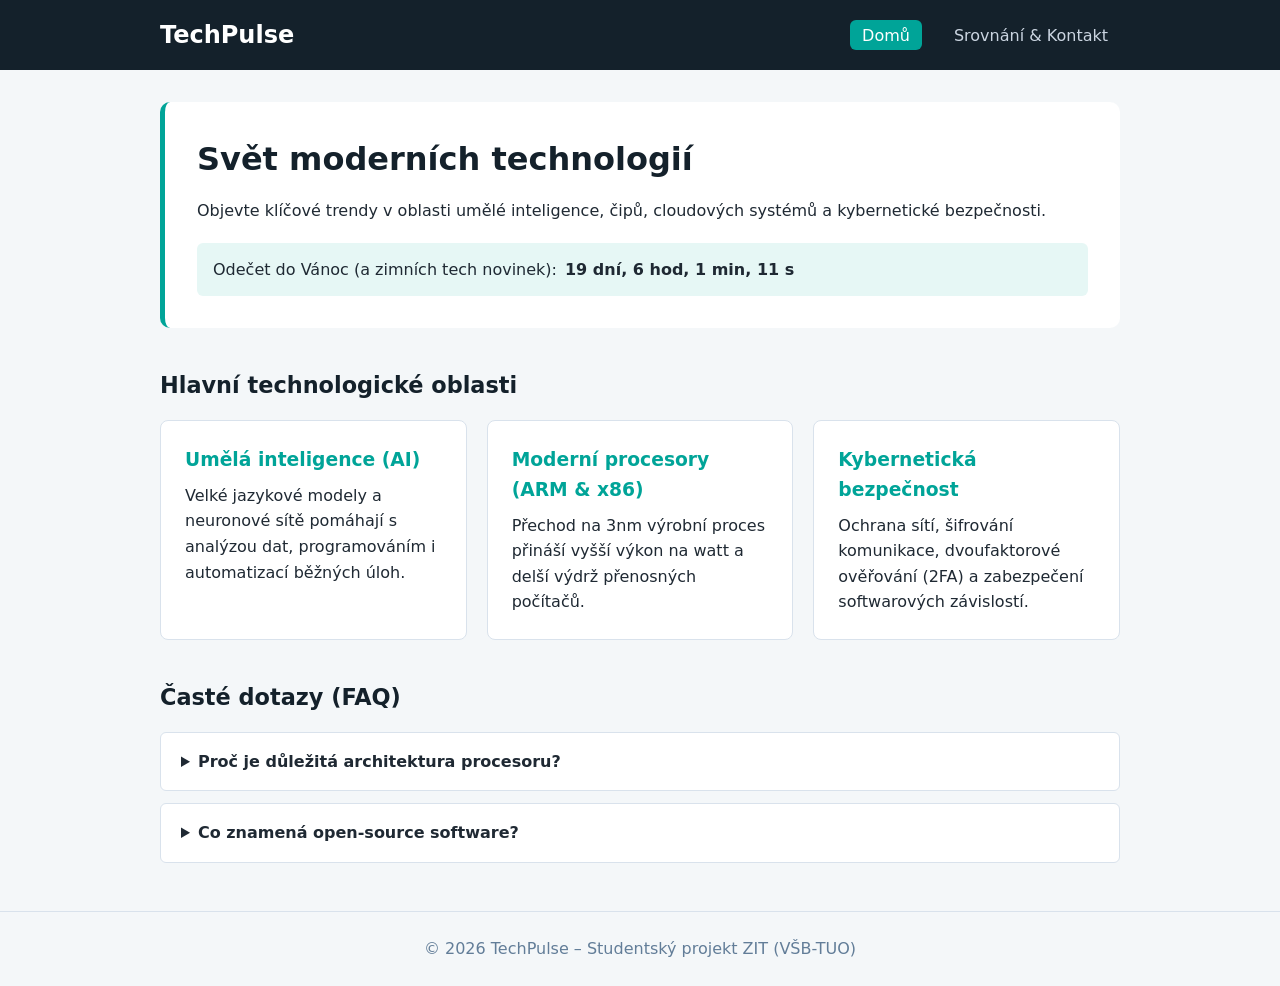
<file: index.html>
<!DOCTYPE html>
<html lang="cs">
<head>
    <meta charset="UTF-8">
    <meta name="viewport" content="width=device-width, initial-scale=1.0">
    <title>TechPulse | Moderní technologie</title>
    <meta name="description" content="Přehled moderních technologií, AI, hardwaru a kyberbezpečnosti.">
    <link rel="stylesheet" href="style.css">
    <script src="app.js" defer></script>
</head>
<body>
    <header class="site-header">
        <div class="header-inner">
            <a href="index.html" class="logo">TechPulse</a>
            <nav>
                <ul class="menu">
                    <li class="aktivni"><a href="index.html">Domů</a></li>
                    <li><a href="kontakt.html">Srovnání &amp; Kontakt</a></li>
                </ul>
            </nav>
        </div>
    </header>

    <main class="container">
        <section class="hero">
            <h1>Svět moderních technologií</h1>
            <p>Objevte klíčové trendy v oblasti umělé inteligence, čipů, cloudových systémů a kybernetické bezpečnosti.</p>
            <div class="countdown-box">
                <span>Odečet do Vánoc (a zimních tech novinek):</span>
                <strong id="odpocet">Načítám...</strong>
            </div>
        </section>

        <section>
            <h2>Hlavní technologické oblasti</h2>
            <div class="karty">
                <article class="karta">
                    <h3>Umělá inteligence (AI)</h3>
                    <p>Velké jazykové modely a neuronové sítě pomáhají s analýzou dat, programováním i automatizací běžných úloh.</p>
                </article>

                <article class="karta">
                    <h3>Moderní procesory (ARM &amp; x86)</h3>
                    <p>Přechod na 3nm výrobní proces přináší vyšší výkon na watt a delší výdrž přenosných počítačů.</p>
                </article>

                <article class="karta">
                    <h3>Kybernetická bezpečnost</h3>
                    <p>Ochrana sítí, šifrování komunikace, dvoufaktorové ověřování (2FA) a zabezpečení softwarových závislostí.</p>
                </article>
            </div>
        </section>

        <section class="faq">
            <h2>Časté dotazy (FAQ)</h2>
            <details>
                <summary>Proč je důležitá architektura procesoru?</summary>
                <p>Architektura (např. ARM nebo x86) určuje instrukční sadu procesoru, jeho spotřebu energie a výkon při různých typech úloh.</p>
            </details>
            <details>
                <summary>Co znamená open-source software?</summary>
                <p>Software s otevřeným zdrojovým kódem, který může kdokoliv studovat, kontrolovat a upravovat (např. jádro Linuxu).</p>
            </details>
        </section>
    </main>

    <footer class="site-footer">
        <p>&copy; 2026 TechPulse – Studentský projekt ZIT (VŠB-TUO)</p>
    </footer>
</body>
</html>
</file>
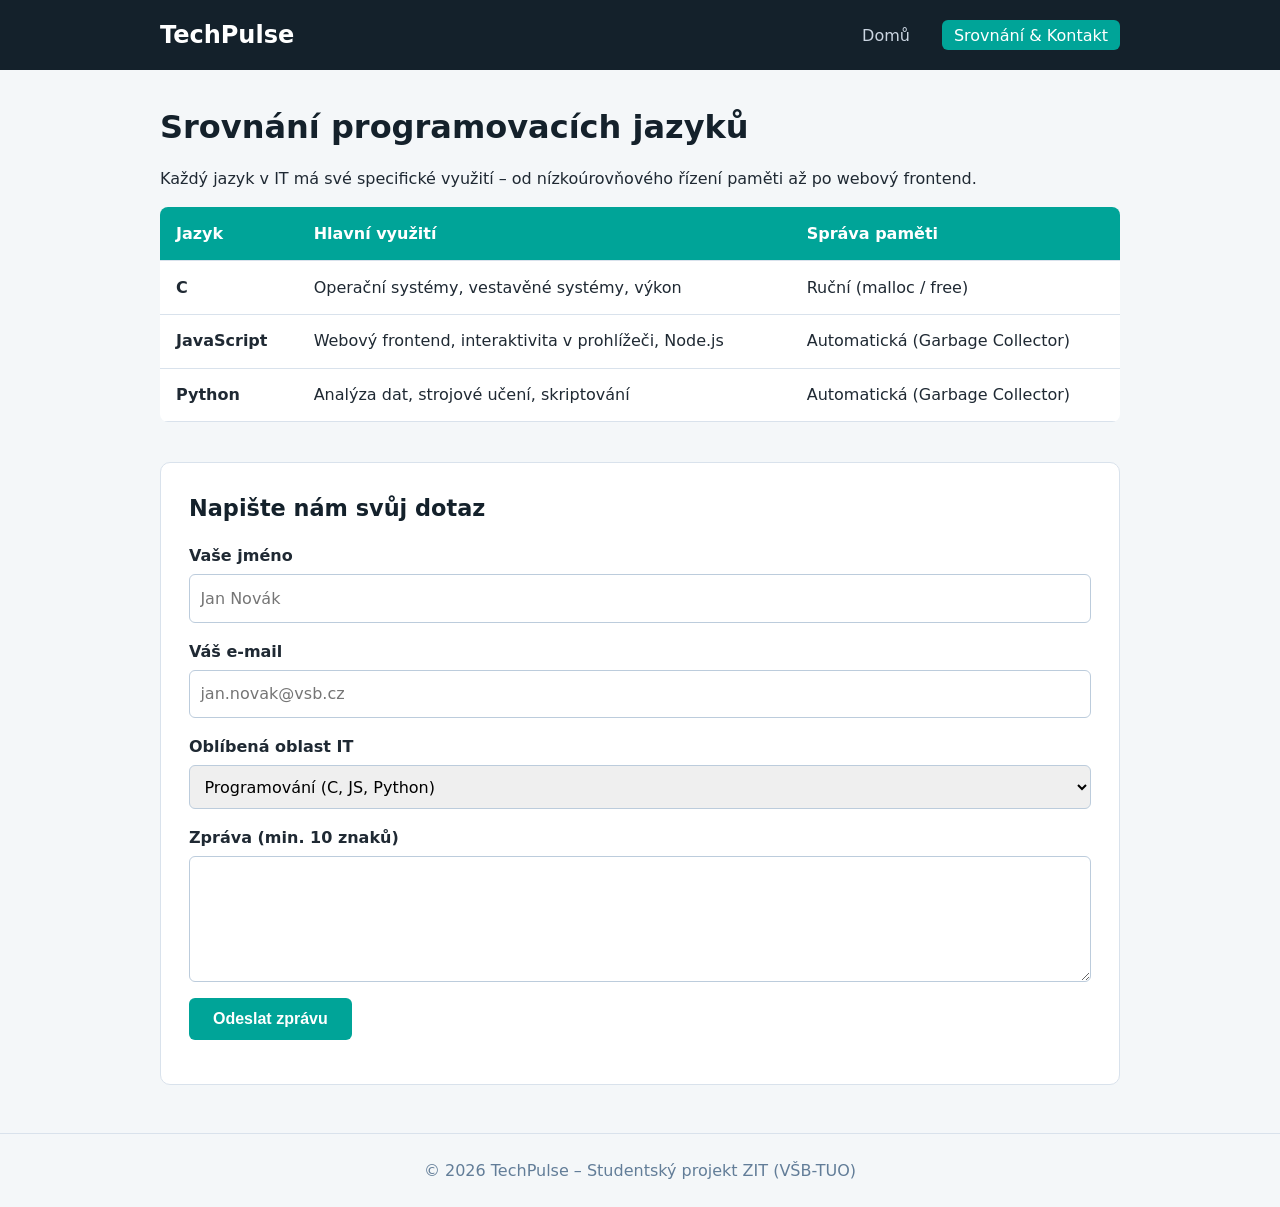
<file: kontakt.html>
<!DOCTYPE html>
<html lang="cs">
<head>
    <meta charset="UTF-8">
    <meta name="viewport" content="width=device-width, initial-scale=1.0">
    <title>Srovnání a Kontakt | TechPulse</title>
    <meta name="description" content="Srovnání technologií a kontaktní formulář.">
    <link rel="stylesheet" href="style.css">
    <script src="app.js" defer></script>
</head>
<body>
    <header class="site-header">
        <div class="header-inner">
            <a href="index.html" class="logo">TechPulse</a>
            <nav>
                <ul class="menu">
                    <li><a href="index.html">Domů</a></li>
                    <li class="aktivni"><a href="kontakt.html">Srovnání &amp; Kontakt</a></li>
                </ul>
            </nav>
        </div>
    </header>

    <main class="container">
        <section>
            <h1>Srovnání programovacích jazyků</h1>
            <p>Každý jazyk v IT má své specifické využití – od nízkoúrovňového řízení paměti až po webový frontend.</p>

            <div class="table-wrap">
                <table>
                    <thead>
                        <tr>
                            <th>Jazyk</th>
                            <th>Hlavní využití</th>
                            <th>Správa paměti</th>
                        </tr>
                    </thead>
                    <tbody>
                        <tr>
                            <td><strong>C</strong></td>
                            <td>Operační systémy, vestavěné systémy, výkon</td>
                            <td>Ruční (malloc / free)</td>
                        </tr>
                        <tr>
                            <td><strong>JavaScript</strong></td>
                            <td>Webový frontend, interaktivita v prohlížeči, Node.js</td>
                            <td>Automatická (Garbage Collector)</td>
                        </tr>
                        <tr>
                            <td><strong>Python</strong></td>
                            <td>Analýza dat, strojové učení, skriptování</td>
                            <td>Automatická (Garbage Collector)</td>
                        </tr>
                    </tbody>
                </table>
            </div>
        </section>

        <section class="form-section">
            <h2>Napište nám svůj dotaz</h2>
            <form id="kontakt-form" novalidate>
                <div class="form-group">
                    <label for="jmeno">Vaše jméno</label>
                    <input type="text" id="jmeno" name="jmeno" placeholder="Jan Novák" required>
                </div>

                <div class="form-group">
                    <label for="email">Váš e-mail</label>
                    <input type="email" id="email" name="email" placeholder="jan.novak@vsb.cz" required>
                </div>

                <div class="form-group">
                    <label for="oblast">Oblíbená oblast IT</label>
                    <select id="oblast" name="oblast">
                        <option value="programovani">Programování (C, JS, Python)</option>
                        <option value="hardware">Hardware a sítě</option>
                        <option value="ai">Umělá inteligence</option>
                    </select>
                </div>

                <div class="form-group">
                    <label for="zprava">Zpráva (min. 10 znaků)</label>
                    <textarea id="zprava" name="zprava" rows="4" required></textarea>
                </div>

                <button type="submit" class="btn">Odeslat zprávu</button>
                <p id="form-zprava" role="alert"></p>
            </form>
        </section>
    </main>

    <footer class="site-footer">
        <p>&copy; 2026 TechPulse – Studentský projekt ZIT (VŠB-TUO)</p>
    </footer>
</body>
</html>
</file>
<file: style.css>
:root {
    --hlavni: #00A498;
    --tmava: #14212b;
    --pozadi: #f4f7f9;
    --bila: #ffffff;
    --text: #1f2933;
    --chyba: #c92a2a;
    --uspech: #2b8a3e;
}

* {
    box-sizing: border-box;
    margin: 0;
    padding: 0;
}

body {
    font-family: system-ui, -apple-system, sans-serif;
    background-color: var(--pozadi);
    color: var(--text);
    line-height: 1.6;
}

/* Horní lišta a navigace (Flexbox) */
.site-header {
    background-color: var(--tmava);
    color: var(--bila);
    padding: 1rem 0;
}

.header-inner {
    max-width: 1000px;
    margin: 0 auto;
    padding: 0 1.25rem;
    display: flex;
    flex-direction: column;
    align-items: center;
    gap: 0.75rem;
}

.logo {
    color: var(--bila);
    text-decoration: none;
    font-size: 1.5rem;
    font-weight: 700;
}

.menu {
    list-style: none;
    display: flex;
    gap: 1.25rem;
}

.menu a {
    color: #cbd5e1;
    text-decoration: none;
    padding: 0.35rem 0.75rem;
    border-radius: 6px;
    transition: background-color 0.2s, color 0.2s;
}

.menu a:hover,
.menu li.aktivni a {
    background-color: var(--hlavni);
    color: var(--bila);
}

/* Hlavní kontejner */
.container {
    max-width: 1000px;
    margin: 2rem auto;
    padding: 0 1.25rem;
}

section {
    margin-bottom: 2.5rem;
}

h1 {
    font-size: 2rem;
    margin-bottom: 0.75rem;
    color: var(--tmava);
}

h2 {
    font-size: 1.4rem;
    margin-bottom: 1rem;
    color: var(--tmava);
}

/* Hero sekce a odpočet */
.hero {
    background-color: var(--bila);
    padding: 2rem;
    border-radius: 10px;
    border-left: 5px solid var(--hlavni);
}

.countdown-box {
    margin-top: 1.25rem;
    padding: 0.85rem 1rem;
    background-color: #e6f7f5;
    border-radius: 6px;
    display: flex;
    flex-wrap: wrap;
    gap: 0.5rem;
    align-items: center;
}

/* Mřížka karet (CSS Grid – mobile-first) */
.karty {
    display: grid;
    grid-template-columns: 1fr;
    gap: 1.25rem;
}

.karta {
    background-color: var(--bila);
    padding: 1.5rem;
    border-radius: 8px;
    border: 1px solid #d9e2ec;
    transition: transform 0.2s;
}

.karta:hover {
    transform: translateY(-3px);
}

.karta h3 {
    color: var(--hlavni);
    margin-bottom: 0.5rem;
}

/* Rozbalovací FAQ (details + summary) */
details {
    background-color: var(--bila);
    padding: 1rem 1.25rem;
    border-radius: 6px;
    margin-bottom: 0.75rem;
    border: 1px solid #d9e2ec;
}

summary {
    font-weight: 600;
    cursor: pointer;
}

details p {
    margin-top: 0.5rem;
}

/* Tabulka */
.table-wrap {
    overflow-x: auto;
    margin-top: 1rem;
}

table {
    width: 100%;
    border-collapse: collapse;
    background-color: var(--bila);
    border-radius: 8px;
    overflow: hidden;
}

th, td {
    text-align: left;
    padding: 0.85rem 1rem;
    border-bottom: 1px solid #d9e2ec;
}

th {
    background-color: var(--hlavni);
    color: var(--bila);
}

/* Formulář */
.form-section {
    background-color: var(--bila);
    padding: 1.75rem;
    border-radius: 10px;
    border: 1px solid #d9e2ec;
}

.form-group {
    margin-bottom: 1rem;
    display: flex;
    flex-direction: column;
}

label {
    font-weight: 600;
    margin-bottom: 0.35rem;
}

input, select, textarea {
    padding: 0.65rem;
    border: 1px solid #bcccdc;
    border-radius: 6px;
    font: inherit;
}

.btn {
    background-color: var(--hlavni);
    color: var(--bila);
    border: none;
    padding: 0.75rem 1.5rem;
    border-radius: 6px;
    font-size: 1rem;
    font-weight: 600;
    cursor: pointer;
}

.btn:hover {
    opacity: 0.9;
}

#form-zprava {
    margin-top: 1rem;
    font-weight: 600;
}

.stav-chyba {
    color: var(--chyba);
}

.stav-uspech {
    color: var(--uspech);
}

/* Patička */
.site-footer {
    text-align: center;
    padding: 1.5rem;
    color: #627d98;
    border-top: 1px solid #d9e2ec;
    margin-top: 3rem;
}

/* Responzivita pro větší obrazovky (tablet a desktop >= 768px) */
@media (min-width: 768px) {
    .header-inner {
        flex-direction: row;
        justify-content: space-between;
    }

    .karty {
        grid-template-columns: repeat(3, 1fr);
    }
}
</file>
